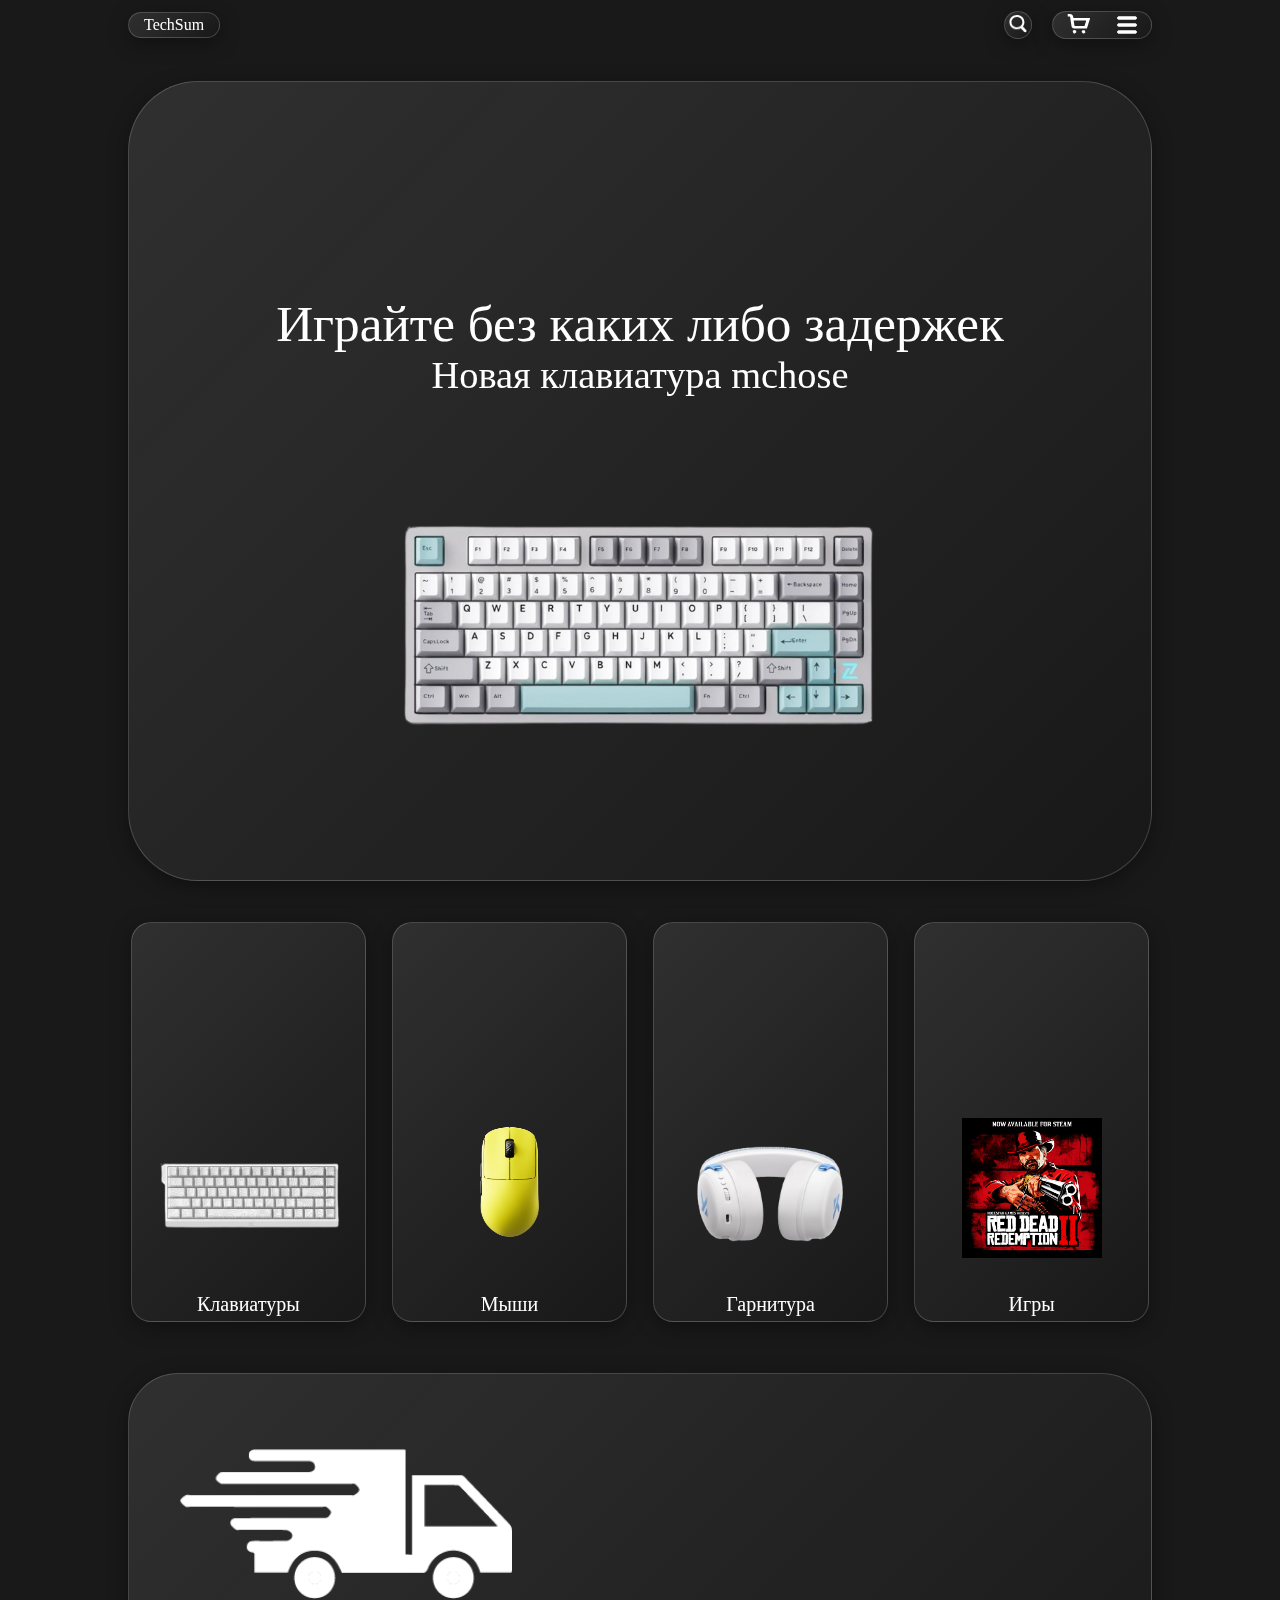
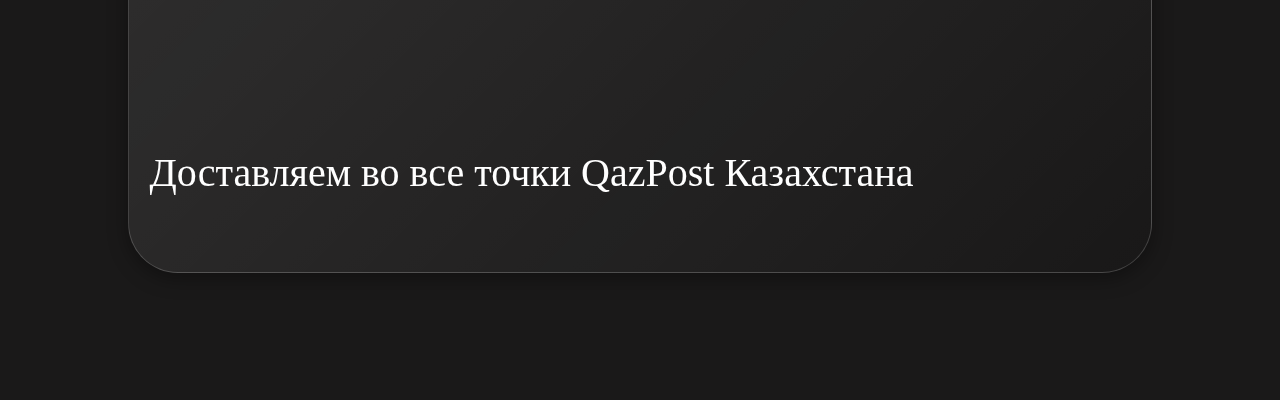
<file: index.html>
<!DOCTYPE html>
<html lang="en">
<head>
  <meta charset="UTF-8">
  <meta name="viewport" content="width=device-width, initial-scale=1.0">
  <link rel="icon" href="imgs/image-removebg-preview.png">
  <link rel="stylesheet" href="style.css">
  <title>Главная страница</title>
</head>
<body>
  <div class="holder">
    <header>
      <a href="index.html" id="techform">TechSum</a>
      <div class="headerholder">
        <div class="sea">
          <a href="search.html">
            <img src="imgs/search.png" alt="Поиск" id="search">
          </a>
        </div>
        <div class="double">
          <a href="cart.html">
            <img src="imgs/cart.png" alt="Корзина" id="cart">
          </a>
          <img src="imgs/burger.png" alt="Меню" id="burger">
        </div>
      </div>
    </header>
    <a href="banner-keyboard.html" class="banner">
      <p id="style">Играйте без каких либо задержек</p>
      <p id="mchose">Новая клавиатура mchose</p>
      <img src="imgs/ban-keyb.png" alt="Баннер клавиатуры" id="keyb">
    </a>
    <div class="boxholder">
      <a href="keyboards.html" class="box1">
        <img src="imgs/keyb-box-removebg-preview.png" alt="Клавиатуры" id="perc">
        <p id="keyboards">Клавиатуры</p>
      </a>
      <a href="mices.html" class="box2">
        <img src="imgs/skyrox.webp" alt="Мыши" id="skyrox">
        <p id="mices">Мыши</p>
      </a>
      <a href="headphones.html" class="box3">
        <img src="imgs/erasebg-transformed.webp" alt="Гарнитура" id="headp">
        <p id="headphones">Гарнитура</p>
      </a>
      <a href="games.html" class="box4">
        <img src="imgs/rdr2.jpg" alt="Игры" id="rdr2">
        <p id="games">Игры</p>
      </a>
    </div>
    <div class="sumwithdel">
      <img src="imgs/deliv.png" alt="Доставка" id="deliv">
      <p id="del">Доставляем во все точки QazPost Казахстана</p>
    </div>
    <img src="imgs/mrcat.png" alt="Cat" id="cat">
  </div>
  <script src="script.js"></script>
</body>
</html>
</file>
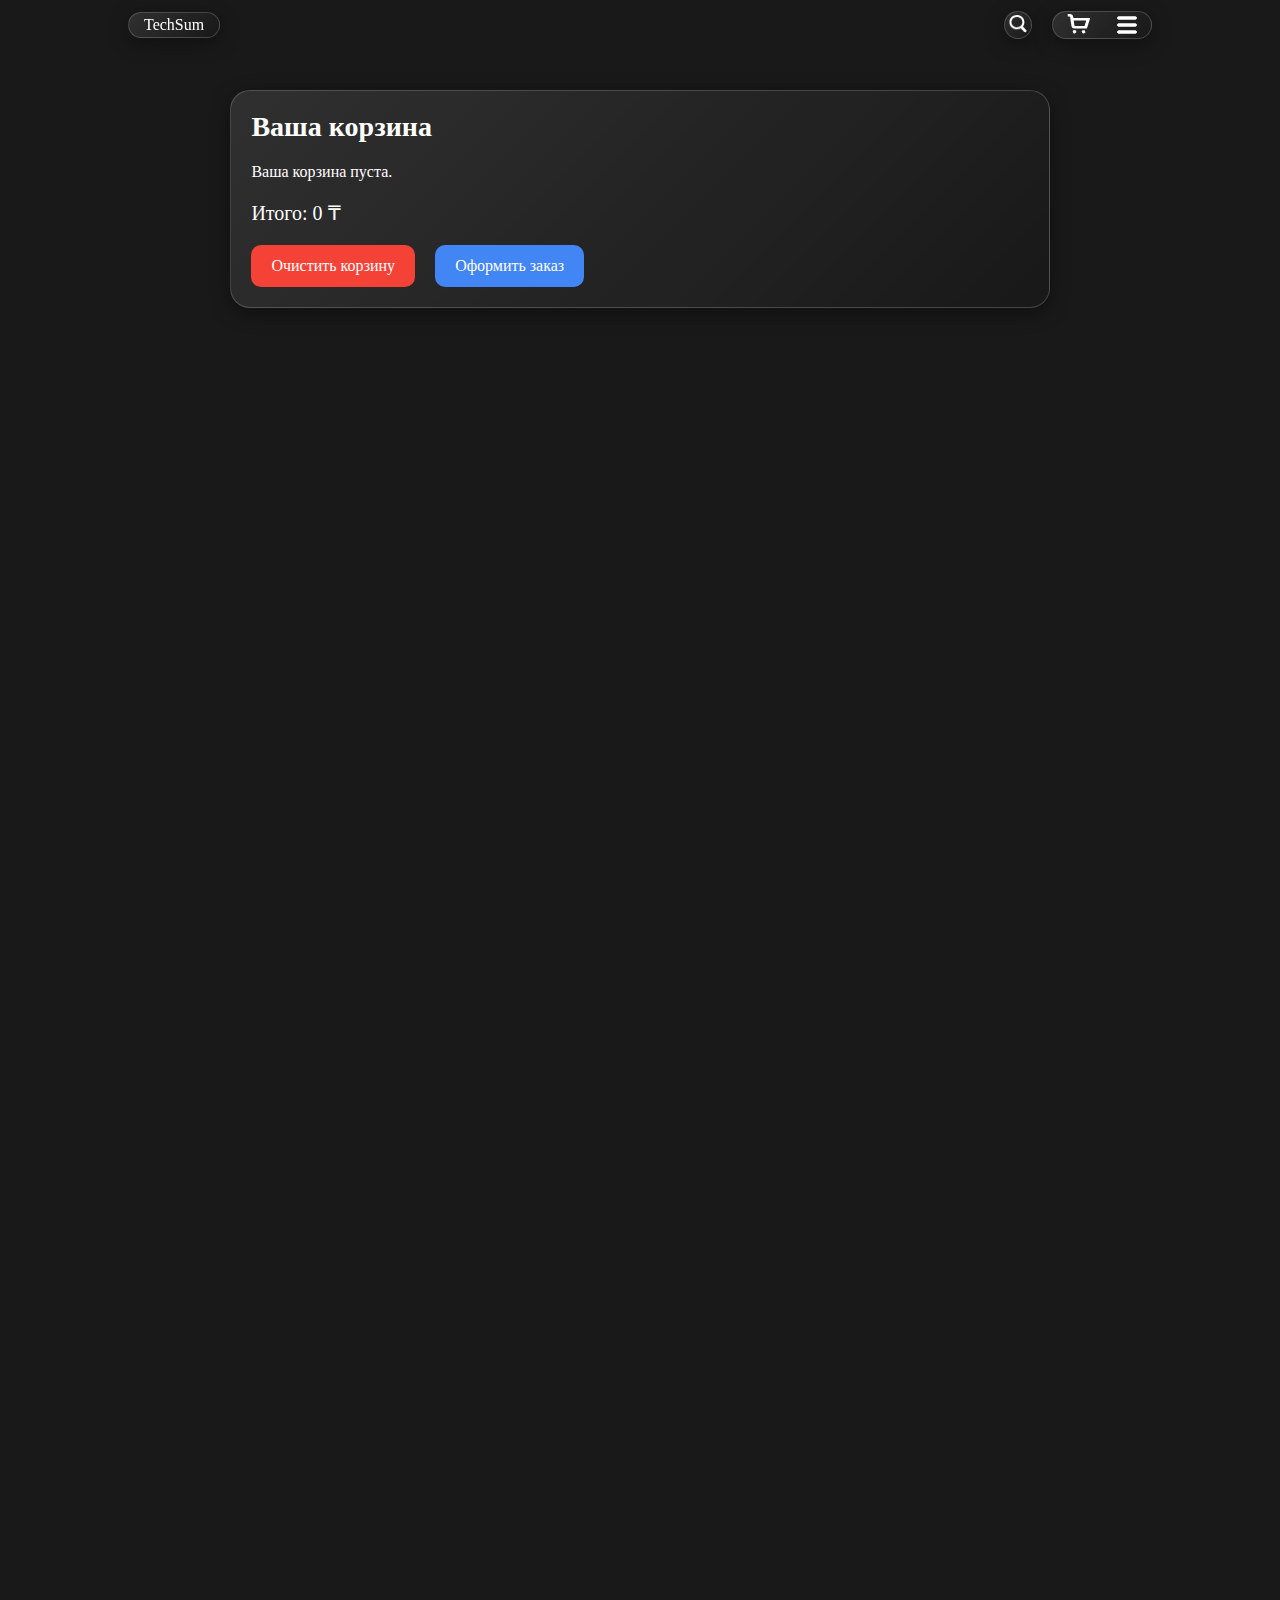
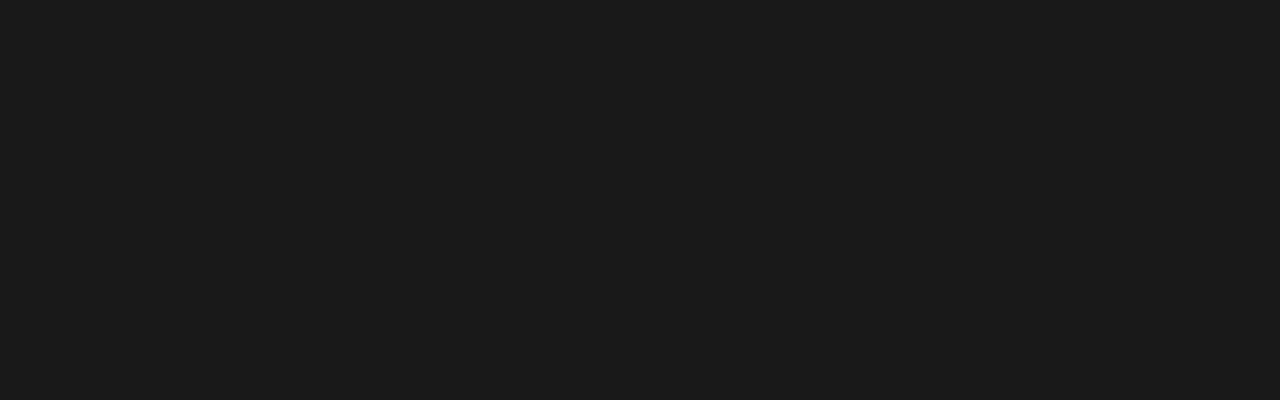
<file: cart.html>
<!DOCTYPE html>
<html lang="en">
<head>
  <meta charset="UTF-8">
  <meta http-equiv="X-UA-Compatible" content="IE=edge">
  <meta name="viewport" content="width=device-width, initial-scale=1.0">
  <link rel="icon" href="imgs/image-removebg-preview.png">
  <link rel="stylesheet" href="style.css">
  <link rel="stylesheet" href="cart/cart.css">
  <title>Корзина - TechSum</title>
</head>
<body>
  <div class="holder">
    <header>
      <a href="index.html" id="techform">TechSum</a>
      <div class="headerholder">
        <div class="sea">
          <a href="search.html">
            <img src="imgs/search.png" alt="Поиск" id="search">
          </a>
        </div>
        <div class="double">
          <a href="cart.html">
            <img src="imgs/cart.png" alt="Корзина" id="cart">
          </a>
          <img src="imgs/burger.png" alt="Меню" id="burger">
        </div>
      </div>
    </header>
    <div class="cart-container">
      <h1>Ваша корзина</h1>
      <div id="cart-items">
      </div>
      <div class="cart-summary">
        <span id="total-price">Итого: 0 ₸</span>
      </div>
      <div class="cart-actions">
        <button id="clear-cart" class="clear-cart">Очистить корзину</button>
        <button id="checkout" class="checkout">Оформить заказ</button>
      </div>
    </div>
  </div>
  <script src="script.js"></script>
  <script src="cart/cart.js"></script>
</body>
</html>
</file>
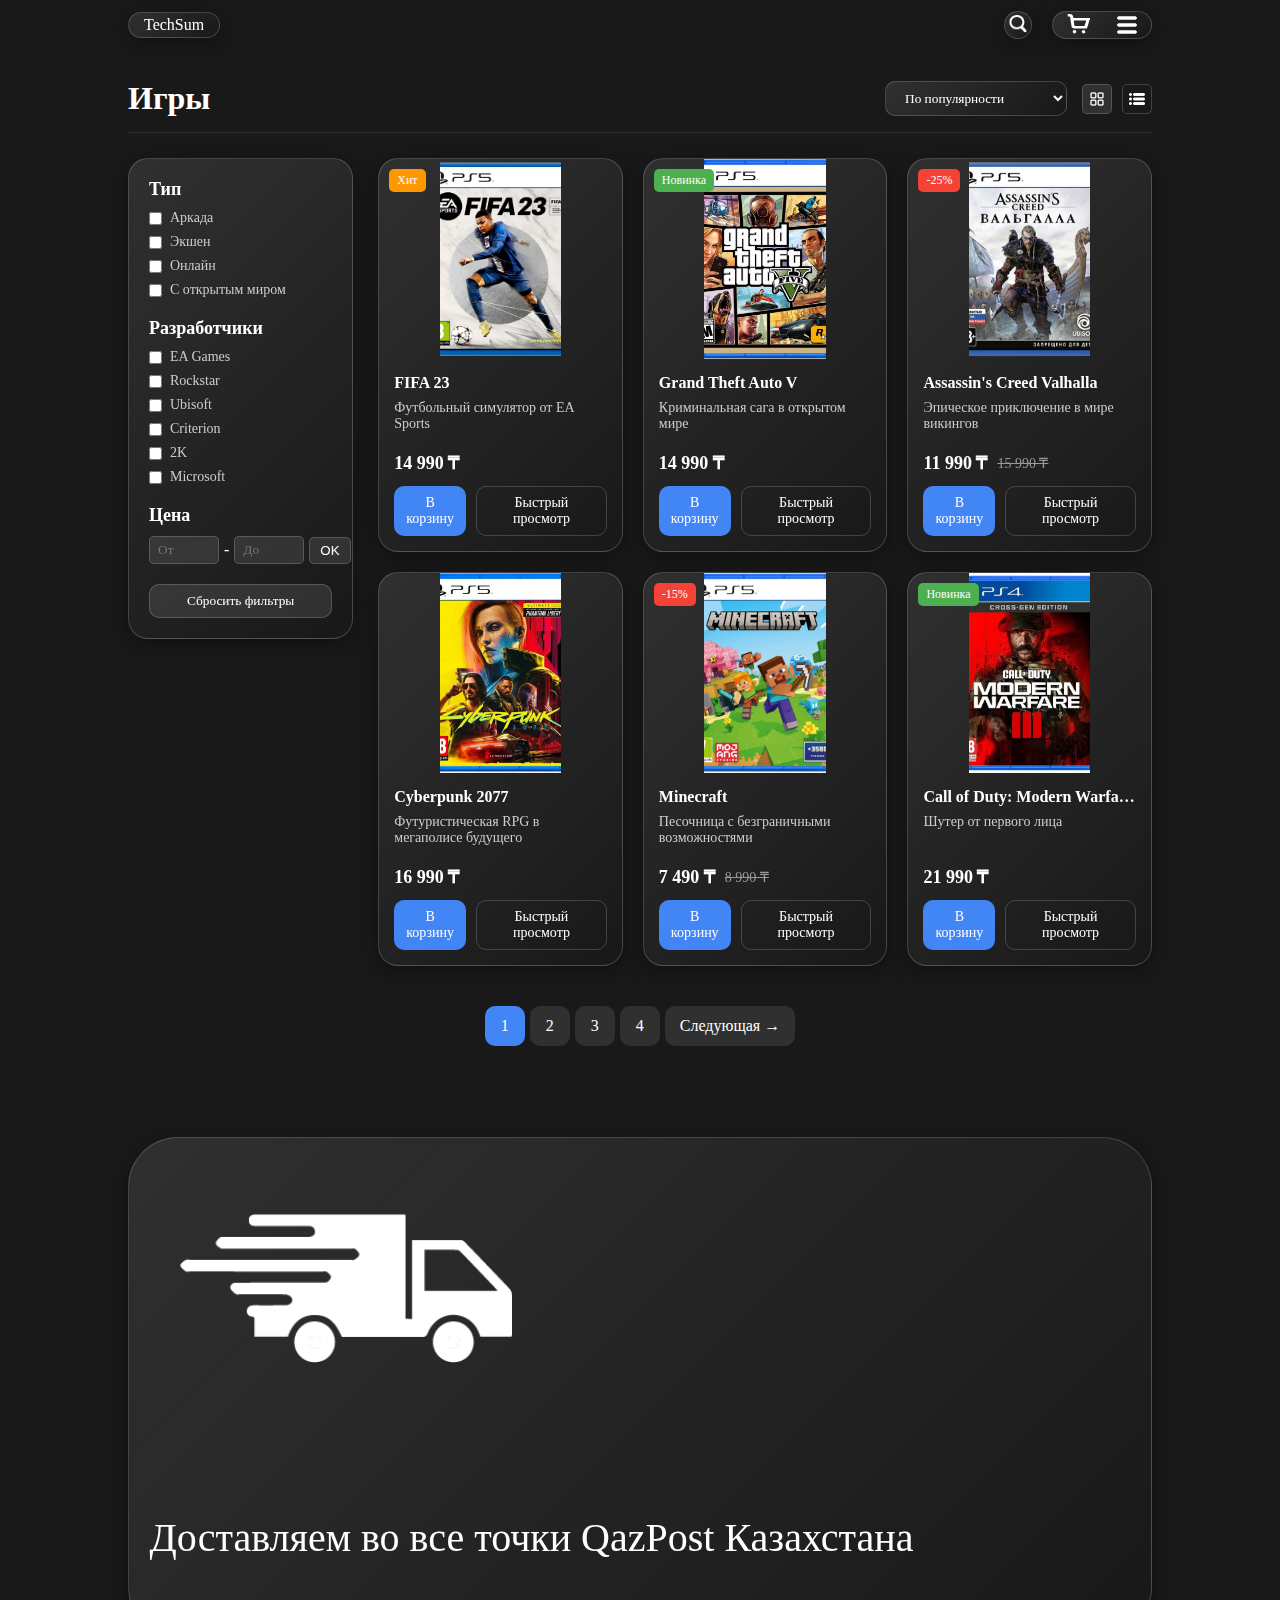
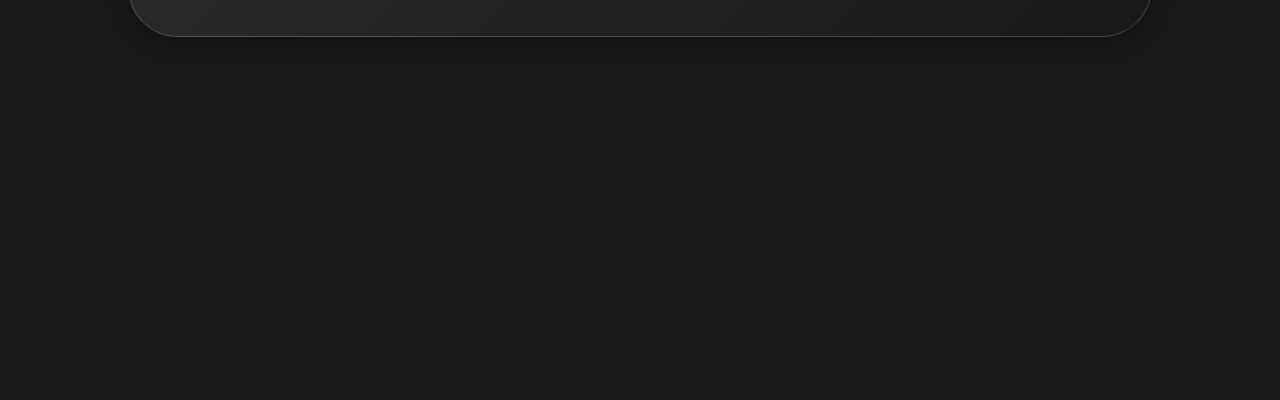
<file: games.html>
<!DOCTYPE html>
<html lang="en">
<head>
  <meta charset="UTF-8">
  <meta http-equiv="X-UA-Compatible" content="IE=edge">
  <meta name="viewport" content="width=device-width, initial-scale=1.0">
  <link rel="icon" href="imgs/image-removebg-preview.png">
  <link rel="stylesheet" href="style.css">
  <link rel="stylesheet" href="games/games.css">
  <title>Игры - TechSum</title>
</head>
<body>
  <div class="holder">
    <header>
      <a href="index.html" id="techform">TechSum</a>
      <div class="headerholder">
        <div class="sea">
          <a href="search.html">
            <img src="imgs/search.png" alt="Поиск" id="search">
          </a>
        </div>
        <div class="double">
          <a href="cart.html">
            <img src="imgs/cart.png" alt="Корзина" id="cart">
          </a>
          <img src="imgs/burger.png" alt="Меню" id="burger">
        </div>
      </div>
    </header>

    <div class="category-header">
      <h1>Игры</h1>
      <div class="filter-controls">
        <select id="sort-by">
          <option value="popular">По популярности</option>
          <option value="price-low">Цена (низкая-высокая)</option>
          <option value="price-high">Цена (высокая-низкая)</option>
          <option value="newest">Новинки</option>
        </select>
        <div class="view-options">
          <button class="view-btn active" data-view="grid">
            <img src="imgs/grid-view.png" alt="Grid View">
          </button>
          <button class="view-btn" data-view="list">
            <img src="imgs/list-view.png" alt="List View">
          </button>
        </div>
      </div>
    </div>

    <div class="products-layout">
      <div class="filters-sidebar">
        <button class="filter-toggle" id="filter-toggle">Фильтры</button>
        <div class="filters-content">
          <div class="filter-group">
            <h3>Тип</h3>
            <label><input type="checkbox" name="type" value="arcade"> Аркада</label>
            <label><input type="checkbox" name="type" value="action"> Экшен</label>
            <label><input type="checkbox" name="type" value="online"> Онлайн</label>
            <label><input type="checkbox" name="type" value="open-world"> С открытым миром</label>
          </div>
          
          <div class="filter-group">
            <h3>Разработчики</h3>
            <label><input type="checkbox" name="brand" value="ea"> EA Games</label>
            <label><input type="checkbox" name="brand" value="rockstar"> Rockstar</label>
            <label><input type="checkbox" name="brand" value="ubisoft"> Ubisoft</label>
            <label><input type="checkbox" name="brand" value="criterion"> Criterion</label>
            <label><input type="checkbox" name="brand" value="2k"> 2K</label>
            <label><input type="checkbox" name="brand" value="microsoft"> Microsoft</label>
          </div>
          
          <div class="filter-group">
            <h3>Цена</h3>
            <div class="price-range">
              <input type="number" id="price-min" placeholder="От">
              <span>-</span>
              <input type="number" id="price-max" placeholder="До">
              <button id="price-apply">OK</button>
            </div>
          </div>        
          <button id="reset-filters">Сбросить фильтры</button>
        </div>
      </div>

      <div class="products-grid">
        <div class="product-card">
          <div class="product-image">
            <img src="games/fifa.png" alt="FIFA 23">
            <div class="product-tags">
              <span class="tag bestseller">Хит</span>
            </div>
          </div>
          <div class="product-info">
            <h3>FIFA 23</h3>
            <p class="product-desc">Футбольный симулятор от EA Sports</p>
            <div class="product-price">
              <span class="current-price">14 990 ₸</span>
            </div>
            <div class="product-actions">
              <button class="add-to-cart" onclick='addToCart({id:301, name:"FIFA 23", price:14990, quantity:1})'>В корзину</button>
              <button class="quick-view">Быстрый просмотр</button>
            </div>
          </div>
        </div>


        <div class="product-card">
          <div class="product-image">
            <img src="games/gta.webp" alt="GTA V">
            <div class="product-tags">
              <span class="tag new">Новинка</span>
            </div>
          </div>
          <div class="product-info">
            <h3>Grand Theft Auto V</h3>
            <p class="product-desc">Криминальная сага в открытом мире</p>
            <div class="product-price">
              <span class="current-price">14 990 ₸</span>
            </div>
            <div class="product-actions">
              <button class="add-to-cart" onclick='addToCart({id:302, name:"Grand Theft Auto V", price:14990, quantity:1})'>В корзину</button>
              <button class="quick-view">Быстрый просмотр</button>
            </div>
          </div>
        </div>


        <div class="product-card">
          <div class="product-image">
            <img src="games/ac.png" alt="Assassin's Creed Valhalla">
            <div class="product-tags">
              <span class="tag sale">-25%</span>
            </div>
          </div>
          <div class="product-info">
            <h3>Assassin's Creed Valhalla</h3>
            <p class="product-desc">Эпическое приключение в мире викингов</p>
            <div class="product-price">
              <span class="current-price">11 990 ₸</span>
              <span class="old-price">15 990 ₸</span>
            </div>
            <div class="product-actions">
              <button class="add-to-cart" onclick="addToCart({id:303, name: 'Assassin\'s Creed Valhalla', price: 11990, quantity: 1})">В корзину</button>
              <button class="quick-view">Быстрый просмотр</button>
            </div>
          </div>
        </div>


        <div class="product-card">
          <div class="product-image">
            <img src="games/cp.webp" alt="Cyberpunk 2077">
          </div>
          <div class="product-info">
            <h3>Cyberpunk 2077</h3>
            <p class="product-desc">Футуристическая RPG в мегаполисе будущего</p>
            <div class="product-price">
              <span class="current-price">16 990 ₸</span>
            </div>
            <div class="product-actions">
              <button class="add-to-cart" onclick='addToCart({id:304, name:"Cyberpunk 2077", price:16990, quantity:1})'>В корзину</button>
              <button class="quick-view">Быстрый просмотр</button>
            </div>
          </div>
        </div>


        <div class="product-card">
          <div class="product-image">
            <img src="games/mc.webp" alt="Minecraft">
            <div class="product-tags">
              <span class="tag sale">-15%</span>
            </div>
          </div>
          <div class="product-info">
            <h3>Minecraft</h3>
            <p class="product-desc">Песочница с безграничными возможностями</p>
            <div class="product-price">
              <span class="current-price">7 490 ₸</span>
              <span class="old-price">8 990 ₸</span>
            </div>
            <div class="product-actions">
              <button class="add-to-cart" onclick='addToCart({id:305, name:"Minecraft", price:7490, quantity:1})'>В корзину</button>
              <button class="quick-view">Быстрый просмотр</button>
            </div>
          </div>
        </div>


        <div class="product-card">
          <div class="product-image">
            <img src="games/cod.jpg" alt="Call of Duty: Modern Warfare III">
            <div class="product-tags">
              <span class="tag new">Новинка</span>
            </div>
          </div>
          <div class="product-info">
            <h3>Call of Duty: Modern Warfare III</h3>
            <p class="product-desc">Шутер от первого лица</p>
            <div class="product-price">
              <span class="current-price">21 990 ₸</span>
            </div>
            <div class="product-actions">
              <button class="add-to-cart" onclick='addToCart({id:306, name:"Call of Duty: Modern Warfare III", price:21990, quantity:1})'>В корзину</button>
              <button class="quick-view">Быстрый просмотр</button>
            </div>
          </div>
        </div>
      </div>
    </div>

    <div class="pagination">
      <a href="#" class="active">1</a>
      <a href="#">2</a>
      <a href="#">3</a>
      <a href="#">4</a>
      <a href="#" class="next">Следующая →</a>
    </div>
    <div class="sumwithdel">
      <img src="imgs/deliv.png" alt="Доставка" id="deliv">
      <p id="del">Доставляем во все точки QazPost Казахстана</p>
    </div>
  </div>

  <!-- Скрипты подключаются в конце страницы -->
  <script src="script.js"></script>
  <script>
    // Обработка переключения фильтров на мобильных устройствах
    document.getElementById('filter-toggle').addEventListener('click', function() {
      document.querySelector('.filters-content').classList.toggle('active');
      this.classList.toggle('active');
    });
  </script>
</body>
</html>
</file>
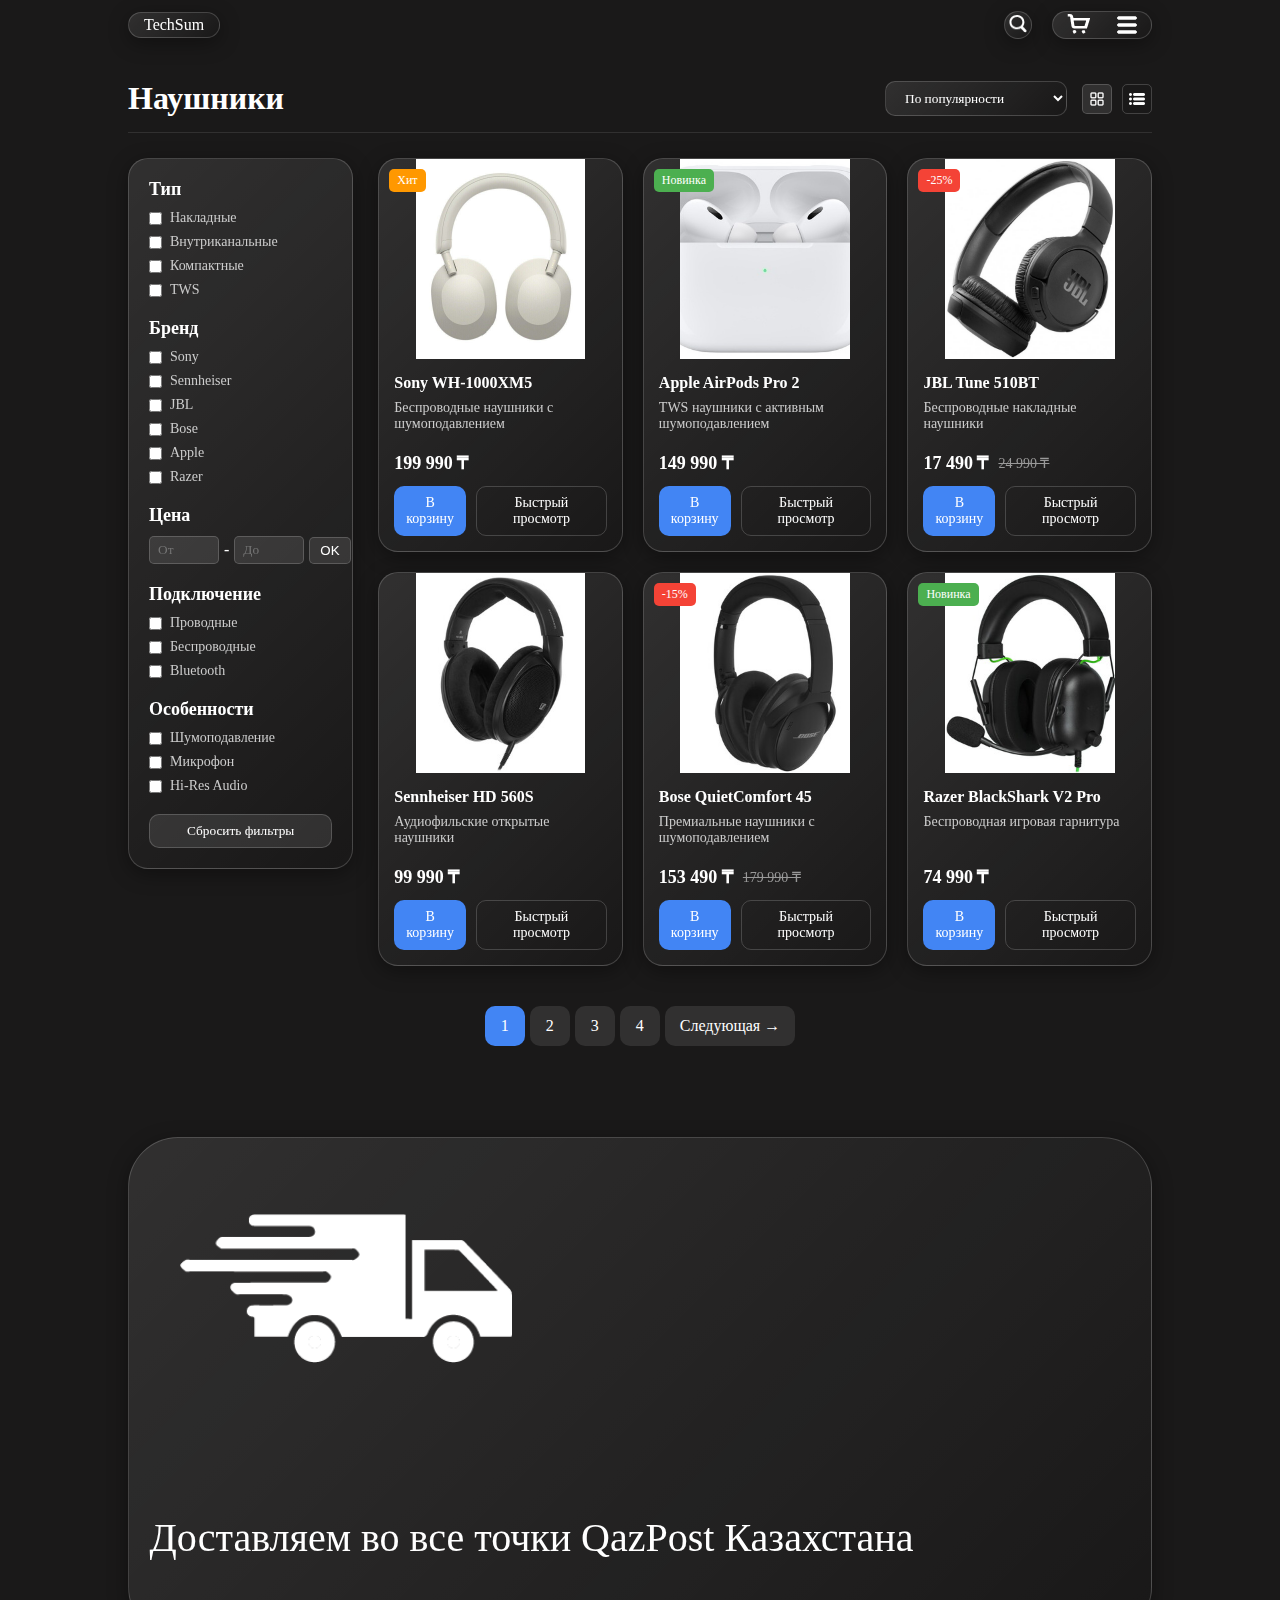
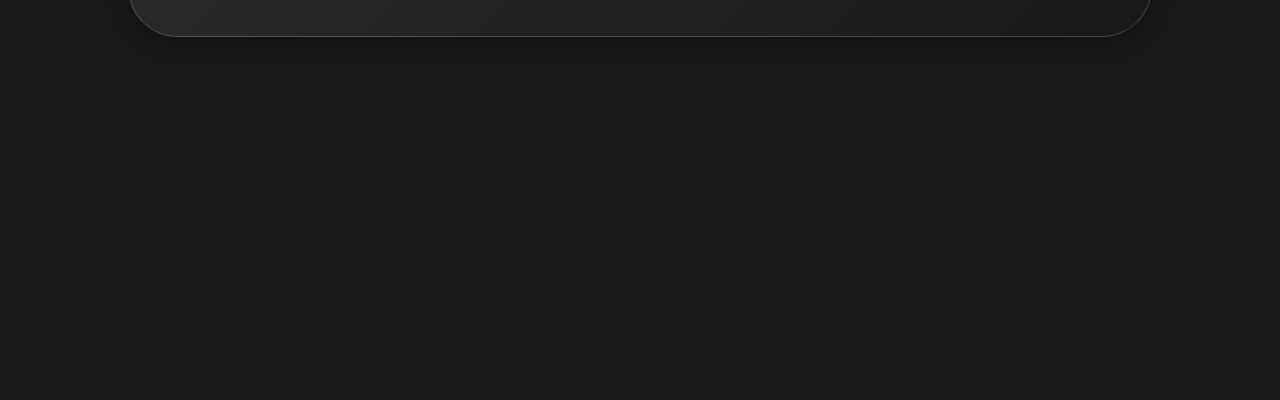
<file: headphones.html>
<!DOCTYPE html>
<html lang="en">
<head>
  <meta charset="UTF-8">
  <meta http-equiv="X-UA-Compatible" content="IE=edge">
  <meta name="viewport" content="width=device-width, initial-scale=1.0">
  <link rel="icon" href="imgs/image-removebg-preview.png">
  <link rel="stylesheet" href="style.css">
  <link rel="stylesheet" href="headphones/headphones.css">
  <title>Наушники - TechSum</title>
</head>
<body>
  <div class="holder">
    <header>
      <a href="index.html" id="techform">TechSum</a>
      <div class="headerholder">
        <div class="sea">
          <a href="search.html">
            <img src="imgs/search.png" alt="Поиск" id="search">
          </a>
        </div>
        <div class="double">
          <a href="cart.html">
            <img src="imgs/cart.png" alt="Корзина" id="cart">
          </a>
          <img src="imgs/burger.png" alt="Меню" id="burger">
        </div>
      </div>
    </header>

    <div class="category-header">
      <h1>Наушники</h1>
      <div class="filter-controls">
        <select id="sort-by">
          <option value="popular">По популярности</option>
          <option value="price-low">Цена (низкая-высокая)</option>
          <option value="price-high">Цена (высокая-низкая)</option>
          <option value="newest">Новинки</option>
        </select>
        <div class="view-options">
          <button class="view-btn active" data-view="grid">
            <img src="imgs/grid-view.png" alt="Grid View">
          </button>
          <button class="view-btn" data-view="list">
            <img src="imgs/list-view.png" alt="List View">
          </button>
        </div>
      </div>
    </div>

    <div class="products-layout">
      <div class="filters-sidebar">
        <div class="filter-group">
          <h3>Тип</h3>
          <label><input type="checkbox" name="type" value="over-ear"> Накладные</label>
          <label><input type="checkbox" name="type" value="in-ear"> Внутриканальные</label>
          <label><input type="checkbox" name="type" value="on-ear"> Компактные</label>
          <label><input type="checkbox" name="type" value="tws"> TWS</label>
        </div>
        <div class="filter-group">
          <h3>Бренд</h3>
          <label><input type="checkbox" name="brand" value="sony"> Sony</label>
          <label><input type="checkbox" name="brand" value="sennheiser"> Sennheiser</label>
          <label><input type="checkbox" name="brand" value="jbl"> JBL</label>
          <label><input type="checkbox" name="brand" value="bose"> Bose</label>
          <label><input type="checkbox" name="brand" value="apple"> Apple</label>
          <label><input type="checkbox" name="brand" value="razer"> Razer</label>
        </div>
        <div class="filter-group">
          <h3>Цена</h3>
          <div class="price-range">
            <input type="number" id="price-min" placeholder="От">
            <span>-</span>
            <input type="number" id="price-max" placeholder="До">
            <button id="price-apply">OK</button>
          </div>
        </div>
        <div class="filter-group">
          <h3>Подключение</h3>
          <label><input type="checkbox" name="connection" value="wired"> Проводные</label>
          <label><input type="checkbox" name="connection" value="wireless"> Беспроводные</label>
          <label><input type="checkbox" name="connection" value="bluetooth"> Bluetooth</label>
        </div>
        <div class="filter-group">
          <h3>Особенности</h3>
          <label><input type="checkbox" name="features" value="anc"> Шумоподавление</label>
          <label><input type="checkbox" name="features" value="microphone"> Микрофон</label>
          <label><input type="checkbox" name="features" value="hi-res"> Hi-Res Audio</label>
        </div>
        <button id="reset-filters">Сбросить фильтры</button>
      </div>

      <div class="products-grid">
        <!-- Product 1 -->
        <div class="product-card">
          <div class="product-image">
            <img src="headphones/sony-wh.jpg" alt="Sony WH-1000XM5">
            <div class="product-tags">
              <span class="tag bestseller">Хит</span>
            </div>
          </div>
          <div class="product-info">
            <h3>Sony WH-1000XM5</h3>
            <p class="product-desc">Беспроводные наушники с шумоподавлением</p>
            <div class="product-price">
              <span class="current-price">199 990 ₸</span>
            </div>
            <div class="product-actions">
              <button class="add-to-cart" onclick='addToCart({id:201, name:"Sony WH-1000XM5", price:199990, quantity:1})'>В корзину</button>
              <button class="quick-view">Быстрый просмотр</button>
            </div>
          </div>
        </div>
        <!-- Product 2 -->
        <div class="product-card">
          <div class="product-image">
            <img src="headphones/airpods.jpg" alt="Apple AirPods Pro 2">
            <div class="product-tags">
              <span class="tag new">Новинка</span>
            </div>
          </div>
          <div class="product-info">
            <h3>Apple AirPods Pro 2</h3>
            <p class="product-desc">TWS наушники с активным шумоподавлением</p>
            <div class="product-price">
              <span class="current-price">149 990 ₸</span>
            </div>
            <div class="product-actions">
              <button class="add-to-cart" onclick='addToCart({id:202, name:"Apple AirPods Pro 2", price:149990, quantity:1})'>В корзину</button>
              <button class="quick-view">Быстрый просмотр</button>
            </div>
          </div>
        </div>
        <!-- Product 3 -->
        <div class="product-card">
          <div class="product-image">
            <img src="headphones/jbl-tune.jpg" alt="JBL Tune 510BT">
            <div class="product-tags">
              <span class="tag sale">-25%</span>
            </div>
          </div>
          <div class="product-info">
            <h3>JBL Tune 510BT</h3>
            <p class="product-desc">Беспроводные накладные наушники</p>
            <div class="product-price">
              <span class="current-price">17 490 ₸</span>
              <span class="old-price">24 990 ₸</span>
            </div>
            <div class="product-actions">
              <button class="add-to-cart" onclick='addToCart({id:203, name:"JBL Tune 510BT", price:17490, quantity:1})'>В корзину</button>
              <button class="quick-view">Быстрый просмотр</button>
            </div>
          </div>
        </div>
        <!-- Product 4 -->
        <div class="product-card">
          <div class="product-image">
            <img src="headphones/semheizer.jpg" alt="Sennheiser HD 560S">
          </div>
          <div class="product-info">
            <h3>Sennheiser HD 560S</h3>
            <p class="product-desc">Аудиофильские открытые наушники</p>
            <div class="product-price">
              <span class="current-price">99 990 ₸</span>
            </div>
            <div class="product-actions">
              <button class="add-to-cart" onclick='addToCart({id:204, name:"Sennheiser HD 560S", price:99990, quantity:1})'>В корзину</button>
              <button class="quick-view">Быстрый просмотр</button>
            </div>
          </div>
        </div>
        <!-- Product 5 -->
        <div class="product-card">
          <div class="product-image">
            <img src="headphones/bose.jpg" alt="Bose QuietComfort 45">
            <div class="product-tags">
              <span class="tag sale">-15%</span>
            </div>
          </div>
          <div class="product-info">
            <h3>Bose QuietComfort 45</h3>
            <p class="product-desc">Премиальные наушники с шумоподавлением</p>
            <div class="product-price">
              <span class="current-price">153 490 ₸</span>
              <span class="old-price">179 990 ₸</span>
            </div>
            <div class="product-actions">
              <button class="add-to-cart" onclick='addToCart({id:205, name:"Bose QuietComfort 45", price:153490, quantity:1})'>В корзину</button>
              <button class="quick-view">Быстрый просмотр</button>
            </div>
          </div>
        </div>
        <!-- Product 6 -->
        <div class="product-card">
          <div class="product-image">
            <img src="headphones/razer-blackshark.jpg" alt="Razer BlackShark V2 Pro">
            <div class="product-tags">
              <span class="tag new">Новинка</span>
            </div>
          </div>
          <div class="product-info">
            <h3>Razer BlackShark V2 Pro</h3>
            <p class="product-desc">Беспроводная игровая гарнитура</p>
            <div class="product-price">
              <span class="current-price">74 990 ₸</span>
            </div>
            <div class="product-actions">
              <button class="add-to-cart" onclick='addToCart({id:206, name:"Razer BlackShark V2 Pro", price:74990, quantity:1})'>В корзину</button>
              <button class="quick-view">Быстрый просмотр</button>
            </div>
          </div>
        </div>
      </div>
    </div>

    <div class="pagination">
      <a href="#" class="active">1</a>
      <a href="#">2</a>
      <a href="#">3</a>
      <a href="#">4</a>
      <a href="#" class="next">Следующая →</a>
    </div>

    <div class="sumwithdel">
      <img src="imgs/deliv.png" alt="Доставка" id="deliv">
      <p id="del">Доставляем во все точки QazPost Казахстана</p>
    </div>
  </div>
  <script src="script.js"></script>
</body>
</html>
</file>
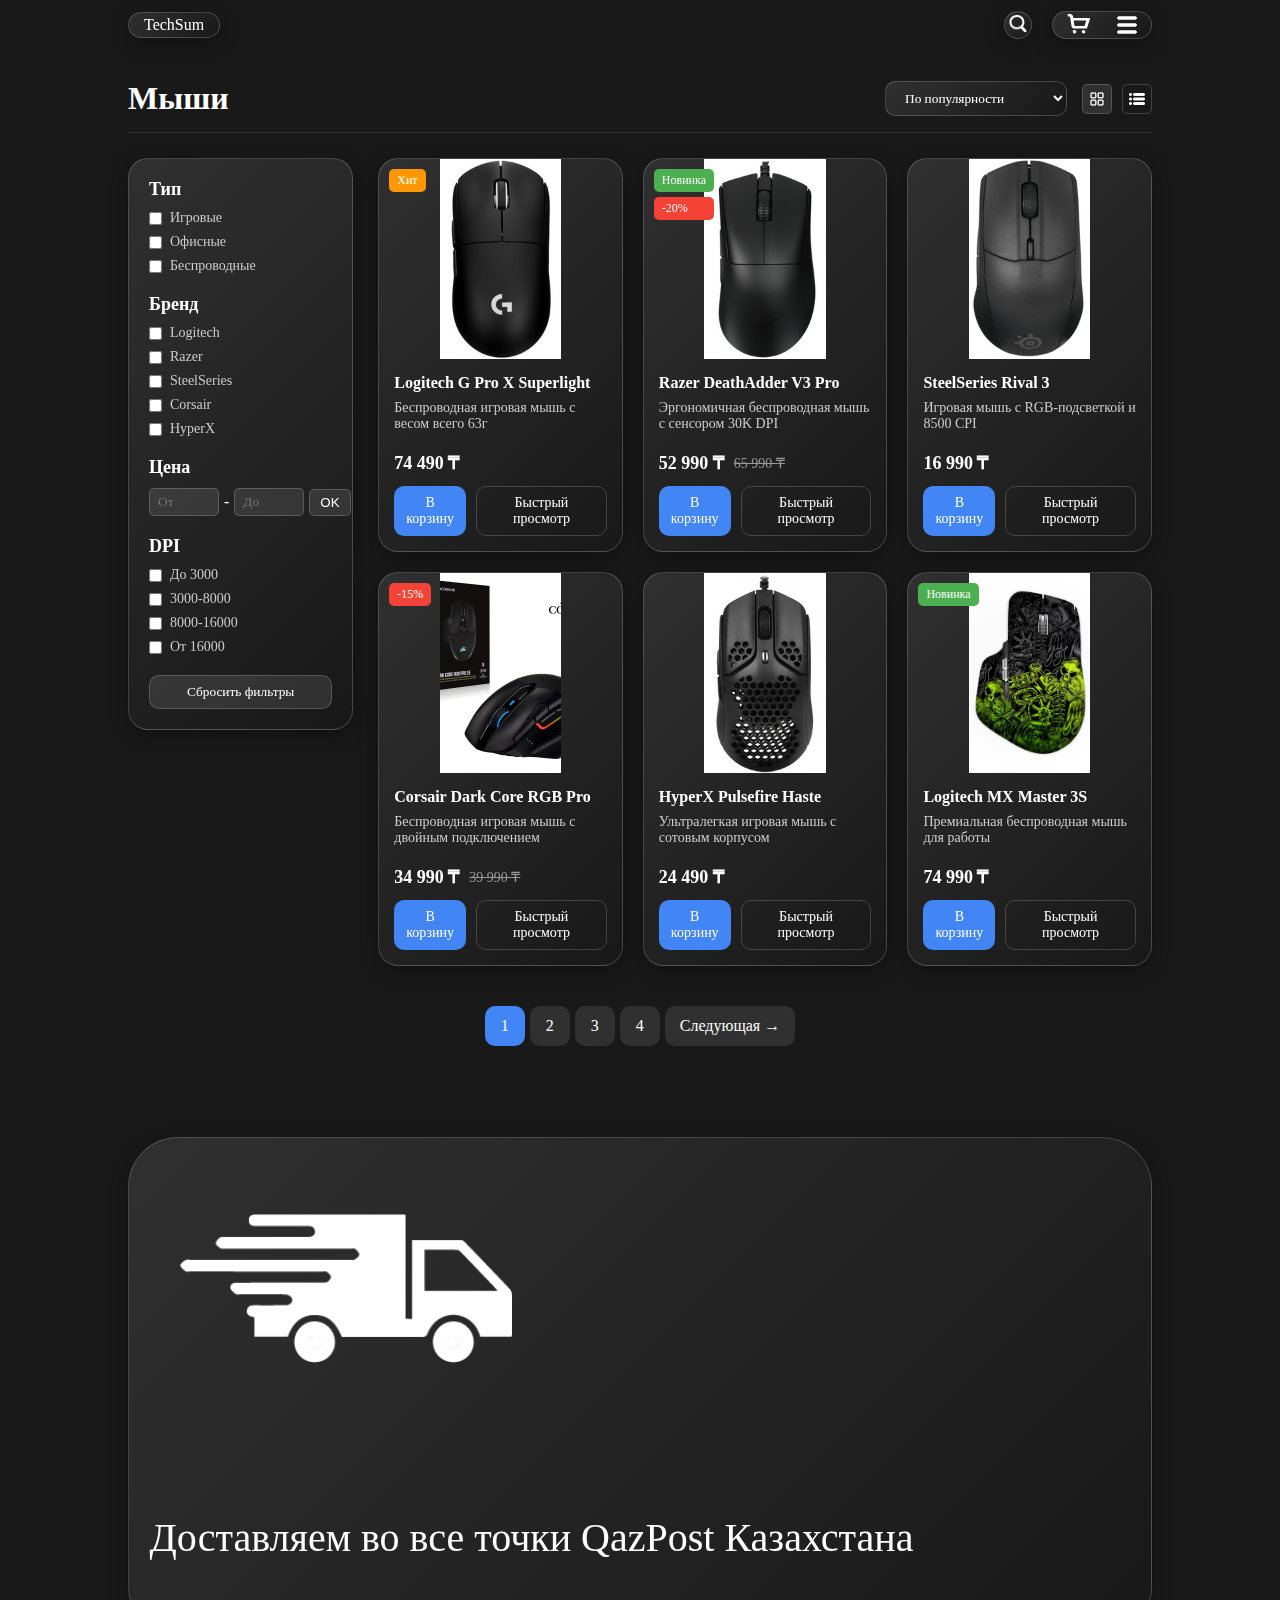
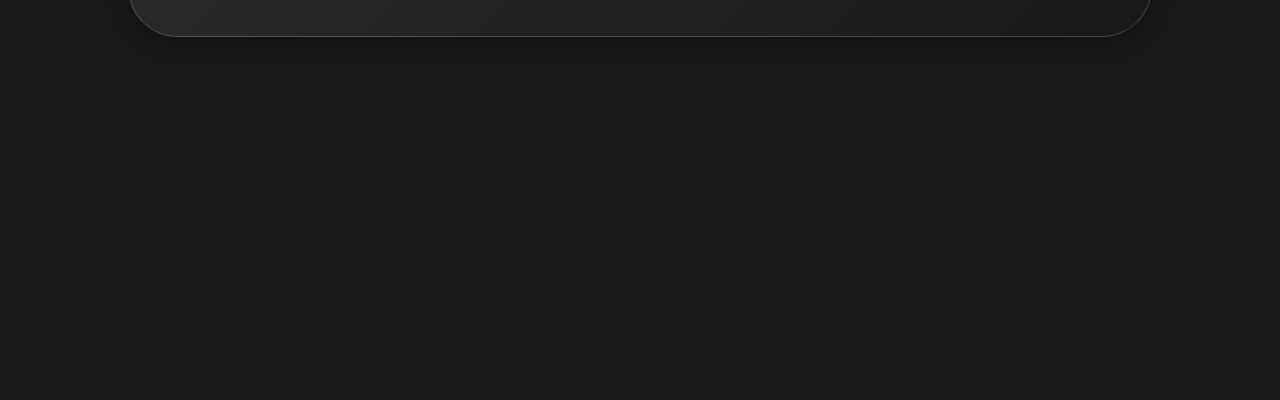
<file: mices.html>
<!DOCTYPE html>
<html lang="en">
<head>
  <meta charset="UTF-8">
  <meta http-equiv="X-UA-Compatible" content="IE=edge">
  <meta name="viewport" content="width=device-width, initial-scale=1.0">
  <link rel="icon" href="imgs/image-removebg-preview.png">
  <link rel="stylesheet" href="style.css">
  <link rel="stylesheet" href="mices/mice.css">
  <title>Мыши - TechSum</title>
</head>
<body>
  <div class="holder">
    <header>
      <a href="index.html" id="techform">TechSum</a>
      <div class="headerholder">
        <div class="sea">
          <a href="search.html">
            <img src="imgs/search.png" alt="Поиск" id="search">
          </a>
        </div>
        <div class="double">
          <a href="cart.html">
            <img src="imgs/cart.png" alt="Корзина" id="cart">
          </a>
          <img src="imgs/burger.png" alt="Меню" id="burger">
        </div>
      </div>
    </header>

    <div class="category-header">
      <h1>Мыши</h1>
      <div class="filter-controls">
        <select id="sort-by">
          <option value="popular">По популярности</option>
          <option value="price-low">Цена (низкая-высокая)</option>
          <option value="price-high">Цена (высокая-низкая)</option>
          <option value="newest">Новинки</option>
        </select>
        <div class="view-options">
          <button class="view-btn active" data-view="grid">
            <img src="imgs/grid-view.png" alt="Grid View">
          </button>
          <button class="view-btn" data-view="list">
            <img src="imgs/list-view.png" alt="List View">
          </button>
        </div>
      </div>
    </div>

    <div class="products-layout">
      <div class="filters-sidebar">
        <div class="filter-group">
          <h3>Тип</h3>
          <label><input type="checkbox" name="type" value="gaming"> Игровые</label>
          <label><input type="checkbox" name="type" value="office"> Офисные</label>
          <label><input type="checkbox" name="type" value="wireless"> Беспроводные</label>
        </div>
        <div class="filter-group">
          <h3>Бренд</h3>
          <label><input type="checkbox" name="brand" value="logitech"> Logitech</label>
          <label><input type="checkbox" name="brand" value="razer"> Razer</label>
          <label><input type="checkbox" name="brand" value="steelseries"> SteelSeries</label>
          <label><input type="checkbox" name="brand" value="corsair"> Corsair</label>
          <label><input type="checkbox" name="brand" value="hyperx"> HyperX</label>
        </div>
        <div class="filter-group">
          <h3>Цена</h3>
          <div class="price-range">
            <input type="number" id="price-min" placeholder="От">
            <span>-</span>
            <input type="number" id="price-max" placeholder="До">
            <button id="price-apply">OK</button>
          </div>
        </div>
        <div class="filter-group">
          <h3>DPI</h3>
          <label><input type="checkbox" name="dpi" value="low"> До 3000</label>
          <label><input type="checkbox" name="dpi" value="mid"> 3000-8000</label>
          <label><input type="checkbox" name="dpi" value="high"> 8000-16000</label>
          <label><input type="checkbox" name="dpi" value="ultra"> От 16000</label>
        </div>
        <button id="reset-filters">Сбросить фильтры</button>
      </div>

      <div class="products-grid">
        <!-- Product 1 -->
        <div class="product-card">
          <div class="product-image">
            <img src="mices/logitech-superlight.png" alt="Logitech G Pro X Superlight">
            <div class="product-tags">
              <span class="tag bestseller">Хит</span>
            </div>
          </div>
          <div class="product-info">
            <h3>Logitech G Pro X Superlight</h3>
            <p class="product-desc">Беспроводная игровая мышь с весом всего 63г</p>
            <div class="product-price">
              <span class="current-price">74 490 ₸</span>
            </div>
            <div class="product-actions">
              <button class="add-to-cart" onclick='addToCart({id:101, name:"Logitech G Pro X Superlight", price:74490, quantity:1})'>В корзину</button>
              <button class="quick-view">Быстрый просмотр</button>
            </div>
          </div>
        </div>
        <!-- Product 2 -->
        <div class="product-card">
          <div class="product-image">
            <img src="mices/razer-deathadder.jpg" alt="Razer DeathAdder V3 Pro">
            <div class="product-tags">
              <span class="tag new">Новинка</span>
              <span class="tag sale">-20%</span>
            </div>
          </div>
          <div class="product-info">
            <h3>Razer DeathAdder V3 Pro</h3>
            <p class="product-desc">Эргономичная беспроводная мышь с сенсором 30K DPI</p>
            <div class="product-price">
              <span class="current-price">52 990 ₸</span>
              <span class="old-price">65 990 ₸</span>
            </div>
            <div class="product-actions">
              <button class="add-to-cart" onclick='addToCart({id:102, name:"Razer DeathAdder V3 Pro", price:52990, quantity:1})'>В корзину</button>
              <button class="quick-view">Быстрый просмотр</button>
            </div>
          </div>
        </div>
        <!-- Product 3 -->
        <div class="product-card">
          <div class="product-image">
            <img src="mices/steelseries-rival.jpg" alt="SteelSeries Rival 3">
          </div>
          <div class="product-info">
            <h3>SteelSeries Rival 3</h3>
            <p class="product-desc">Игровая мышь с RGB-подсветкой и 8500 CPI</p>
            <div class="product-price">
              <span class="current-price">16 990 ₸</span>
            </div>
            <div class="product-actions">
              <button class="add-to-cart" onclick='addToCart({id:103, name:"SteelSeries Rival 3", price:16990, quantity:1})'>В корзину</button>
              <button class="quick-view">Быстрый просмотр</button>
            </div>
          </div>
        </div>
        <!-- Product 4 -->
        <div class="product-card">
          <div class="product-image">
            <img src="mices/corsair.avif" alt="Corsair Dark Core RGB Pro">
            <div class="product-tags">
              <span class="tag sale">-15%</span>
            </div>
          </div>
          <div class="product-info">
            <h3>Corsair Dark Core RGB Pro</h3>
            <p class="product-desc">Беспроводная игровая мышь с двойным подключением</p>
            <div class="product-price">
              <span class="current-price">34 990 ₸</span>
              <span class="old-price">39 990 ₸</span>
            </div>
            <div class="product-actions">
              <button class="add-to-cart" onclick='addToCart({id:104, name:"Corsair Dark Core RGB Pro", price:34990, quantity:1})'>В корзину</button>
              <button class="quick-view">Быстрый просмотр</button>
            </div>
          </div>
        </div>
        <!-- Product 5 -->
        <div class="product-card">
          <div class="product-image">
            <img src="mices/hyperx-pulsfire.jpg" alt="HyperX Pulsefire Haste">
          </div>
          <div class="product-info">
            <h3>HyperX Pulsefire Haste</h3>
            <p class="product-desc">Ультралегкая игровая мышь с сотовым корпусом</p>
            <div class="product-price">
              <span class="current-price">24 490 ₸</span>
            </div>
            <div class="product-actions">
              <button class="add-to-cart" onclick='addToCart({id:105, name:"HyperX Pulsefire Haste", price:24490, quantity:1})'>В корзину</button>
              <button class="quick-view">Быстрый просмотр</button>
            </div>
          </div>
        </div>
        <!-- Product 6 -->
        <div class="product-card">
          <div class="product-image">
            <img src="mices/logitech-mx.jpg" alt="Logitech MX Master 3S">
            <div class="product-tags">
              <span class="tag new">Новинка</span>
            </div>
          </div>
          <div class="product-info">
            <h3>Logitech MX Master 3S</h3>
            <p class="product-desc">Премиальная беспроводная мышь для работы</p>
            <div class="product-price">
              <span class="current-price">74 990 ₸</span>
            </div>
            <div class="product-actions">
              <button class="add-to-cart" onclick='addToCart({id:106, name:"Logitech MX Master 3S", price:74990, quantity:1})'>В корзину</button>
              <button class="quick-view">Быстрый просмотр</button>
            </div>
          </div>
        </div>
      </div>
    </div>

    <div class="pagination">
      <a href="#" class="active">1</a>
      <a href="#">2</a>
      <a href="#">3</a>
      <a href="#">4</a>
      <a href="#" class="next">Следующая →</a>
    </div>

    <div class="sumwithdel">
      <img src="imgs/deliv.png" alt="Доставка" id="deliv">
      <p id="del">Доставляем во все точки QazPost Казахстана</p>
    </div>
  </div>
  <script src="script.js"></script>
</body>
</html>
</file>
<file: style.css>
*{margin: 0;padding: 0;box-sizing: border-box;}
a{text-decoration: none;transition: 0.4s;&:hover{opacity: 0.7;}}
body{
    width: 100%;height: 100%;
    display: flex;justify-content: center;
    background-color: #1A1919;min-height: 100vh;
}
.holder{
    width: 80%;
    height: 2000px;display:flex;flex-flow: column wrap;
}
header{
    display: flex;flex-flow: row wrap;
    width: 100%;
    height: 50px;align-items: center;
}
#techform{font-family: 'Bahnschrift';font-size: 12pt;color: white;padding:3px 15px 3px 15px;border-radius: 20px;}
.headerholder{margin-left: auto;display: flex;flex-direction: row;gap: 20px;align-items: center;}
#search{width: 18px;height: 18px;margin-top: 2px;}
.double{
    width: 100px;height: 28px;
    border-radius: 20px;flex-direction: row;
    display: flex;align-items: center;
    justify-content: space-around;
}
#burger{cursor: pointer;transition: 0.4s;&:hover{opacity: 0.7;}}
#cart{margin-top: 2.5px;}
.sea{width: 28px;height: 28px;display: flex;flex-direction: row;align-items: center;justify-content: center;border-radius: 20px;}
.banner{
    width: 100%;height: 40%;border-radius: 70px;margin-top: 3%;
    display: flex;flex-flow: column wrap;align-items: center;justify-content: center;
}
.boxholder{
    width: 100%;height: 20%;display: flex;
    flex-flow: row wrap;align-items: center;justify-content: space-around;
    margin-top: 4%;gap: 2%;
}
.box1,.box2,.box3,.box4{
    width: 23%;height: 100%;display: flex;
    flex-flow: column wrap;border-radius: 70px;
    align-items: center;justify-content: end;
}
#keyboards,#mices,#headphones,#games{
    color: white;font-family: 'Bahnschrift';
    font-size: 20px;margin-bottom: 2%;
}
#keyb{max-width: 80%;max-height: 30%;margin-top: 10%;}
#style{color: #fff;font-family: 'Bahnschrift';font-size: 4vw;margin-top: 7%;}
#mchose{color: #fff;font-family: 'Bahnschrift';font-size: 3vw;}
#perc{max-width: 90%;max-height: 90%;margin-right: 5%;}
#skyrox{max-width: 55%;max-height: 50%;margin-bottom: 20%;}
#headp{max-width: 90%;max-height: 90%;}
#rdr2{max-width: 60%;max-height: 60%;margin-bottom: 15%;}
.sumwithdel{
    width: 100%;height: 25%;margin-top: 5%;border-radius: 50px;
    display: flex;flex-flow: row wrap;align-items: center;
}
#deliv{height: 30%;margin-left: 5%;}
#del{color: #fff;font-family: 'Bahnschrift';font-size: 40px;margin-left: 2%;}
#techform,.double,.sea,.banner,.box1,.box2,.box3,.box4,.sumwithdel{
    background: linear-gradient(135deg,#ffffff1a,#ffffff00);
    backdrop-filter: blur(10px);-webkit-backdrop-filter: blur(10px);
    border: 1px solid #ffffff2e;
    box-shadow: 0 5px 20px 0 #0000005e;
}
#cat{display: none;}
@media(max-width:1570px){
    .box1,.box2,.box3,.box4{
        width: 23%;height: 100%;border-radius: 20px;
        align-items: center;justify-content: end;
    }
}
@media(max-width:768px){
    .holder{width: 95%;}
    .banner{height: 30%;border-radius: 30px;justify-content: center;align-items: center;}
    .boxholder{
        width: 100%;height: 20%;display: flex;
        flex-flow: row wrap;align-items: center;justify-content: space-around;
        margin-top: 4%;gap: 2%;
    }
    .box1,.box2,.box3,.box4{
        width: 48%;height: 48%;border-radius: 20px;
        align-items: center;justify-content: end;
    }
    .sumwithdel{
        width: 100%;height: 25%;margin-top: 5%;border-radius: 30px;
        display: flex;flex-flow: row wrap;align-items: center;
    }
    #deliv{max-height: 20%;margin-left: 5%;}
    #del{color: #fff;font-family: 'Bahnschrift';font-size: 25px;margin-left: 2%;}
}
@media(max-width:550px){
    #cat{display: flex;width: 100%;margin-top: 20px;}
}
.menu-container {
    position: absolute;
    top: 60px;
    right: 10%;
    z-index: 100;
    background: linear-gradient(135deg, #ffffff1a, #ffffff00);
    backdrop-filter: blur(10px);
    -webkit-backdrop-filter: blur(10px);
    border: 1px solid #ffffff2e;
    box-shadow: 0 5px 20px 0 #0000005e;
    border-radius: 20px;
    transition: opacity 0.3s ease, transform 0.3s ease;
  }
  
  .menu-items {
    display: flex;
    flex-direction: column;
    padding: 20px;
    min-width: 200px;
  }
  
  .menu-item {
    font-family: 'Bahnschrift', sans-serif;
    color: white;
    text-decoration: none;
    padding: 12px 15px;
    border-radius: 10px;
    margin-bottom: 5px;
    transition: background-color 0.2s ease, transform 0.2s ease;
    display: flex;
    justify-content: space-between;
    align-items: center;
    &:hover{background-color: rgba(255, 255, 255, 0.1);}
  }

  
  .cart-menu-item {
    margin-top: 10px;
    border-top: 1px solid rgba(255, 255, 255, 0.1);
    padding-top: 15px;
  }
  
  @keyframes fadeIn {
    from { opacity: 0; transform: translateY(-10px); }
    to { opacity: 1; transform: translateY(0); }
  }
  .menu-items {
    display: flex;
    flex-direction: column;
    padding: 15px;
  }
  .menu-items a {
    color: white;
    font-family: 'Bahnschrift';
    padding: 10px 15px;
    border-radius: 10px;
    margin: 5px 0;
  }
  @media (max-width: 768px) {
    .menu-container {
      width: 200px;
      right: 2.5%;
    }
  }
  @media (max-width:430px){
    #headp,#perc{width: 80%;}
    #cat{width: 85%;}
  }
</file>
<file: cart/cart.css>
.cart-container {
    margin: 40px auto;
    padding: 20px;
    width: 80%;
    background: linear-gradient(135deg, #ffffff1a, #ffffff00);
    border: 1px solid #ffffff2e;
    box-shadow: 0 5px 20px 0 #0000005e;
    border-radius: 20px;
}

.cart-container h1 {
    font-family: 'Bahnschrift';
    font-size: 28px;
    color: white;
    margin-bottom: 20px;
}

.cart-item {
    display: flex;
    justify-content: space-between;
    align-items: center;
    padding: 15px;
    border-bottom: 1px solid rgba(255, 255, 255, 0.2);
}

.cart-item:last-child {
    border-bottom: none;
}

.item-info {
    display: flex;
    flex-direction: column;
    gap: 5px;
    color: white;
    font-family: 'Bahnschrift';
}

.remove-item {
    background-color: #F44336;
    border: none;
    border-radius: 10px;
    padding: 8px 12px;
    color: white;
    cursor: pointer;
    transition: 0.3s;
}

.remove-item:hover {
    background-color: #d32f2f;
}

.cart-summary {
    margin-top: 20px;
    font-family: 'Bahnschrift';
    font-size: 20px;
    color: white;
}

.cart-actions {
    margin-top: 20px;
    display: flex;
    gap: 20px;
}

.clear-cart, .checkout {
    padding: 12px 20px;
    border: none;
    border-radius: 10px;
    font-family: 'Bahnschrift';
    font-size: 16px;
    cursor: pointer;
    transition: 0.3s;
}

.clear-cart {
    background-color: #F44336;
    color: white;
}

.clear-cart:hover {
    background-color: #d32f2f;
}

.checkout {
    background-color: #4285F4;
    color: white;
}

.checkout:hover {
    background-color: #3367D6;
}
p{color: white;font-family: 'Bahnschrift';}
</file>
<file: games/games.css>
.category-header {
  display: flex;
  justify-content: space-between;
  align-items: center;
  width: 100%;
  margin-top: 30px;
  padding-bottom: 15px;
  border-bottom: 1px solid rgba(255, 255, 255, 0.1);
}

.category-header h1 {
  color: white;
  font-family: 'Bahnschrift';
  font-size: 32px;
}

.filter-controls {
  display: flex;
  align-items: center;
  gap: 15px;
}

.filter-controls select {
  background: linear-gradient(135deg, #ffffff1a, #ffffff00);
  backdrop-filter: blur(10px);
  -webkit-backdrop-filter: blur(10px);
  border: 1px solid #ffffff2e;
  border-radius: 10px;
  color: white;
  padding: 8px 15px;
  font-family: 'Bahnschrift';
  cursor: pointer;
}

.view-options {
  display: flex;
  gap: 10px;
}

.view-btn {
  background: transparent;
  border: 1px solid #ffffff2e;
  border-radius: 5px;
  width: 30px;
  height: 30px;
  display: flex;
  align-items: center;
  justify-content: center;
  cursor: pointer;
  transition: 0.3s;
}

.view-btn.active {
  background: rgba(255, 255, 255, 0.1);
}

.view-btn img {
  width: 16px;
  height: 16px;
}

/* Products layout */
.products-layout {
  display: flex;
  gap: 25px;
  margin-top: 25px;
}

/* Filter toggle button for mobile */
.filter-toggle {
  display: none;
  width: 100%;
  background: linear-gradient(135deg, #ffffff1a, #ffffff00);
  backdrop-filter: blur(10px);
  -webkit-backdrop-filter: blur(10px);
  border: 1px solid #ffffff2e;
  border-radius: 10px;
  padding: 10px;
  color: white;
  font-family: 'Bahnschrift';
  font-size: 16px;
  margin-bottom: 15px;
  cursor: pointer;
  text-align: center;
}

.filter-toggle.active {
  background: rgba(255, 255, 255, 0.2);
}

/* Filters sidebar */
.filters-sidebar {
  width: 22%;
  padding: 20px;
  border-radius: 20px;
  background: linear-gradient(135deg, #ffffff1a, #ffffff00);
  backdrop-filter: blur(10px);
  -webkit-backdrop-filter: blur(10px);
  border: 1px solid #ffffff2e;
  box-shadow: 0 5px 20px 0 #0000005e;
  height: fit-content;
}

.filters-content {
  display: block;
}

.filter-group {
  margin-bottom: 20px;
}

.filter-group h3 {
  color: white;
  font-family: 'Bahnschrift';
  font-size: 18px;
  margin-bottom: 10px;
}

.filter-group label {
  display: flex;
  align-items: center;
  color: #ccc;
  font-family: 'Bahnschrift';
  font-size: 14px;
  margin-bottom: 8px;
  cursor: pointer;
}

.filter-group input[type="checkbox"] {
  margin-right: 8px;
}

.price-range {
  display: flex;
  align-items: center;
  gap: 5px;
}

.price-range input {
  width: 70px;
  background: rgba(255, 255, 255, 0.1);
  border: 1px solid #ffffff2e;
  border-radius: 5px;
  padding: 5px 8px;
  color: white;
  font-family: 'Bahnschrift';
}

.price-range span {
  color: white;
}

.price-range button {
  background: rgba(255, 255, 255, 0.1);
  border: 1px solid #ffffff2e;
  border-radius: 5px;
  padding: 5px 10px;
  color: white;
  cursor: pointer;
  transition: 0.3s;
}

.price-range button:hover {
  background: rgba(255, 255, 255, 0.2);
}

#reset-filters {
  width: 100%;
  background: rgba(255, 255, 255, 0.1);
  border: 1px solid #ffffff2e;
  border-radius: 10px;
  padding: 8px;
  color: white;
  font-family: 'Bahnschrift';
  cursor: pointer;
  transition: 0.3s;
}

#reset-filters:hover {
  background: rgba(255, 255, 255, 0.2);
}

/* Products grid */
.products-grid {
  width: 78%;
  display: grid;
  grid-template-columns: repeat(3, 1fr);
  gap: 20px;
}

.product-card {
  background: linear-gradient(135deg, #ffffff1a, #ffffff00);
  backdrop-filter: blur(10px);
  -webkit-backdrop-filter: blur(10px);
  border: 1px solid #ffffff2e;
  box-shadow: 0 5px 20px 0 #0000005e;
  border-radius: 20px;
  overflow: hidden;
  transition: 0.3s;
}

.product-card:hover {
  transform: translateY(-5px);
  box-shadow: 0 8px 25px 0 #0000007e;
}

.product-image {
  position: relative;
  height: 200px;
  overflow: hidden;
  display: flex;
  justify-content: center;
}

.product-image img {
  width: 50%;
  height: 100%;
  object-fit: cover;
  transition: 0.5s;
}

.product-card:hover .product-image img {
  transform: scale(1.05);
}

.product-tags {
  position: absolute;
  top: 10px;
  left: 10px;
  display: flex;
  flex-direction: column;
  gap: 5px;
}

.tag {
  font-family: 'Bahnschrift';
  font-size: 12px;
  padding: 4px 8px;
  border-radius: 5px;
  color: white;
}

.tag.new {
  background-color: #4CAF50;
}

.tag.sale {
  background-color: #F44336;
}

.tag.bestseller {
  background-color: #FF9800;
}

.product-info {
  padding: 15px;
}

.product-info h3 {
  font-family: 'Bahnschrift';
  font-size: 16px;
  color: white;
  margin-bottom: 8px;
  white-space: nowrap;
  overflow: hidden;
  text-overflow: ellipsis;
}

.product-desc {
  font-family: 'Bahnschrift';
  font-size: 14px;
  color: #ccc;
  margin-bottom: 12px;
  height: 40px;
  overflow: hidden;
}

.product-price {
  display: flex;
  align-items: center;
  gap: 10px;
  margin-bottom: 12px;
}

.current-price {
  font-family: 'Bahnschrift';
  font-size: 18px;
  font-weight: bold;
  color: white;
}

.old-price {
  font-family: 'Bahnschrift';
  font-size: 14px;
  color: #999;
  text-decoration: line-through;
}

.product-actions {
  display: flex;
  gap: 10px;
}

.add-to-cart, .quick-view {
  padding: 8px 12px;
  border-radius: 10px;
  font-family: 'Bahnschrift';
  font-size: 14px;
  cursor: pointer;
  transition: 0.3s;
}

.add-to-cart {
  background-color: #4285F4;
  color: white;
  border: none;
  flex: 1;
}

.add-to-cart:hover {
  background-color: #3367D6;
}

.quick-view {
  background: transparent;
  border: 1px solid #ffffff2e;
  color: white;
}

.quick-view:hover {
  background: rgba(255, 255, 255, 0.1);
}
.pagination {
  display: flex;
  justify-content: center;
  margin: 40px 0;
  gap: 5px;
}

.pagination a {
  display: flex;
  align-items: center;
  justify-content: center;
  width: 40px;
  height: 40px;
  background: rgba(255, 255, 255, 0.1);
  border-radius: 10px;
  color: white;
  font-family: 'Bahnschrift';
  transition: 0.3s;
}

.pagination a.active {
  background-color: #4285F4;
}

.pagination a:hover:not(.active) {
  background: rgba(255, 255, 255, 0.2);
}

.pagination a.next {
  width: auto;
  padding: 0 15px;
}

/* Responsive adjustments */
@media (max-width: 1200px) {
  .products-grid {
    grid-template-columns: repeat(2, 1fr);
  }
}

@media (max-width: 900px) {
  .category-header h1 {
    font-size: 28px;
  }
  
  .filter-controls select {
    max-width: 180px;
  }
}

@media (max-width: 768px) {
  .filter-toggle {
    display: block;
  }
  
  .filters-content {
    display: none;
  }
  
  .filters-content.active {
    display: block;
  }
  
  .products-layout {
    flex-direction: column;
  }
  
  .filters-sidebar {
    width: 100%;
    margin-bottom: 20px;
    padding: 15px;
    display: none;
  }
  
  .products-grid {
    width: 100%;
    grid-template-columns: repeat(2, 1fr);
  }
  
  .category-header {
    flex-direction: column;
    align-items: flex-start;
    gap: 15px;
  }
  
  .filter-controls {
    width: 100%;
    justify-content: space-between;
  }
  
  .product-card {
    max-width: 100%;
  }
}

@media (max-width: 480px) {
  .product-image img {
    width: 80%;
    height: 100%;
  }
  .product-actions {
    flex-direction: column;
  }
  
  .category-header h1 {
    font-size: 24px;
  }
  
  .product-card {
    max-width: 100%;
  }
  
  .price-range {
    flex-wrap: wrap;
  }
  
  .price-range input {
    width: calc(50% - 15px);
  }
  
  .pagination a {
    width: 35px;
    height: 35px;
  }
  .sumwithdel{height: 10%;}
}
</file>
<file: headphones/headphones.css>
.category-header {
    display: flex;
    justify-content: space-between;
    align-items: center;
    width: 100%;
    margin-top: 30px;
    padding-bottom: 15px;
    border-bottom: 1px solid rgba(255, 255, 255, 0.1);
  }

  .category-header h1 {
    color: white;
    font-family: 'Bahnschrift';
    font-size: 32px;
  }

  .filter-controls {
    display: flex;
    align-items: center;
    gap: 15px;
  }

  .filter-controls select {
    background: linear-gradient(135deg, #ffffff1a, #ffffff00);
    backdrop-filter: blur(10px);
    -webkit-backdrop-filter: blur(10px);
    border: 1px solid #ffffff2e;
    border-radius: 10px;
    color: white;
    padding: 8px 15px;
    font-family: 'Bahnschrift';
    cursor: pointer;
  }

  .view-options {
    display: flex;
    gap: 10px;
  }

  .view-btn {
    background: transparent;
    border: 1px solid #ffffff2e;
    border-radius: 5px;
    width: 30px;
    height: 30px;
    display: flex;
    align-items: center;
    justify-content: center;
    cursor: pointer;
    transition: 0.3s;
  }

  .view-btn.active {
    background: rgba(255, 255, 255, 0.1);
  }

  .view-btn img {
    width: 16px;
    height: 16px;
  }

  /* Products layout */
  .products-layout {
    display: flex;
    gap: 25px;
    margin-top: 25px;
  }

  /* Filters sidebar */
  .filters-sidebar {
    width: 22%;
    padding: 20px;
    border-radius: 20px;
    background: linear-gradient(135deg, #ffffff1a, #ffffff00);
    backdrop-filter: blur(10px);
    -webkit-backdrop-filter: blur(10px);
    border: 1px solid #ffffff2e;
    box-shadow: 0 5px 20px 0 #0000005e;
    height: fit-content;
  }

  .filter-group {
    margin-bottom: 20px;
  }

  .filter-group h3 {
    color: white;
    font-family: 'Bahnschrift';
    font-size: 18px;
    margin-bottom: 10px;
  }

  .filter-group label {
    display: flex;
    align-items: center;
    color: #ccc;
    font-family: 'Bahnschrift';
    font-size: 14px;
    margin-bottom: 8px;
    cursor: pointer;
  }

  .filter-group input[type="checkbox"] {
    margin-right: 8px;
  }

  .price-range {
    display: flex;
    align-items: center;
    gap: 5px;
  }

  .price-range input {
    width: 70px;
    background: rgba(255, 255, 255, 0.1);
    border: 1px solid #ffffff2e;
    border-radius: 5px;
    padding: 5px 8px;
    color: white;
    font-family: 'Bahnschrift';
  }

  .price-range span {
    color: white;
  }

  .price-range button {
    background: rgba(255, 255, 255, 0.1);
    border: 1px solid #ffffff2e;
    border-radius: 5px;
    padding: 5px 10px;
    color: white;
    cursor: pointer;
    transition: 0.3s;
  }

  .price-range button:hover {
    background: rgba(255, 255, 255, 0.2);
  }

  #reset-filters {
    width: 100%;
    background: rgba(255, 255, 255, 0.1);
    border: 1px solid #ffffff2e;
    border-radius: 10px;
    padding: 8px;
    color: white;
    font-family: 'Bahnschrift';
    cursor: pointer;
    transition: 0.3s;
  }

  #reset-filters:hover {
    background: rgba(255, 255, 255, 0.2);
  }

  /* Products grid */
  .products-grid {
    width: 78%;
    display: grid;
    grid-template-columns: repeat(3, 1fr);
    gap: 20px;
  }

  .product-card {
    background: linear-gradient(135deg, #ffffff1a, #ffffff00);
    backdrop-filter: blur(10px);
    -webkit-backdrop-filter: blur(10px);
    border: 1px solid #ffffff2e;
    box-shadow: 0 5px 20px 0 #0000005e;
    border-radius: 20px;
    overflow: hidden;
    transition: 0.3s;
  }

  .product-card:hover {
    transform: translateY(-5px);
    box-shadow: 0 8px 25px 0 #0000007e;
  }

  .product-image {
    position: relative;
    height: 200px;
    overflow: hidden;
    display: flex;justify-content: center;
  }

  .product-image img {
    width: 70%;
    height: 100%;
    object-fit: cover;
    transition: 0.5s;
  }

  .product-card:hover .product-image img {
    transform: scale(1.05);
  }

  .product-tags {
    position: absolute;
    top: 10px;
    left: 10px;
    display: flex;
    flex-direction: column;
    gap: 5px;
  }

  .tag {
    font-family: 'Bahnschrift';
    font-size: 12px;
    padding: 4px 8px;
    border-radius: 5px;
    color: white;
  }

  .tag.new {
    background-color: #4CAF50;
  }

  .tag.sale {
    background-color: #F44336;
  }

  .tag.bestseller {
    background-color: #FF9800;
  }

  .product-info {
    padding: 15px;
  }

  .product-info h3 {
    font-family: 'Bahnschrift';
    font-size: 16px;
    color: white;
    margin-bottom: 8px;
  }

  .product-desc {
    font-family: 'Bahnschrift';
    font-size: 14px;
    color: #ccc;
    margin-bottom: 12px;
    height: 40px;
    overflow: hidden;
  }

  .product-price {
    display: flex;
    align-items: center;
    gap: 10px;
    margin-bottom: 12px;
  }

  .current-price {
    font-family: 'Bahnschrift';
    font-size: 18px;
    font-weight: bold;
    color: white;
  }

  .old-price {
    font-family: 'Bahnschrift';
    font-size: 14px;
    color: #999;
    text-decoration: line-through;
  }

  .product-actions {
    display: flex;
    gap: 10px;
  }

  .add-to-cart, .quick-view {
    padding: 8px 12px;
    border-radius: 10px;
    font-family: 'Bahnschrift';
    font-size: 14px;
    cursor: pointer;
    transition: 0.3s;
  }

  .add-to-cart {
    background-color: #4285F4;
    color: white;
    border: none;
    flex: 1;
  }

  .add-to-cart:hover {
    background-color: #3367D6;
  }

  .quick-view {
    background: transparent;
    border: 1px solid #ffffff2e;
    color: white;
  }

  .quick-view:hover {
    background: rgba(255, 255, 255, 0.1);
  }

  /* Pagination */
  .pagination {
    display: flex;
    justify-content: center;
    margin: 40px 0;
    gap: 5px;
  }

  .pagination a {
    display: flex;
    align-items: center;
    justify-content: center;
    width: 40px;
    height: 40px;
    background: rgba(255, 255, 255, 0.1);
    border-radius: 10px;
    color: white;
    font-family: 'Bahnschrift';
    transition: 0.3s;
  }

  .pagination a.active {
    background-color: #4285F4;
  }

  .pagination a:hover:not(.active) {
    background: rgba(255, 255, 255, 0.2);
  }

  .pagination a.next {
    width: auto;
    padding: 0 15px;
  }

  /* Responsive adjustments */
  @media (max-width: 1200px) {
    .products-grid {
      grid-template-columns: repeat(2, 1fr);
    }
  }

  @media (max-width: 768px) {
    .products-layout {
      flex-direction: column;
    }
    
    .filters-sidebar {
      width: 100%;
      margin-bottom: 20px;
      display: none;
    }
    
    .products-grid {
      width: 100%;
      grid-template-columns: repeat(2, 1fr);
    }
    
    .category-header {
      flex-direction: column;
      align-items: flex-start;
      gap: 15px;
    }
    
    .filter-controls {
      width: 100%;
      justify-content: space-between;
    }
  }

  @media (max-width: 480px) {
    .sumwithdel{height: 12%;}
    
    .product-actions {
      flex-direction: column;
    }
  }
</file>
<file: mices/mice.css>
.category-header {
    display: flex;
    justify-content: space-between;
    align-items: center;
    width: 100%;
    margin-top: 30px;
    padding-bottom: 15px;
    border-bottom: 1px solid rgba(255, 255, 255, 0.1);
  }
  
  .category-header h1 {
    color: white;
    font-family: 'Bahnschrift';
    font-size: 32px;
  }
  
  .filter-controls {
    display: flex;
    align-items: center;
    gap: 15px;
  }
  
  .filter-controls select {
    background: linear-gradient(135deg, #ffffff1a, #ffffff00);
    backdrop-filter: blur(10px);
    -webkit-backdrop-filter: blur(10px);
    border: 1px solid #ffffff2e;
    border-radius: 10px;
    color: white;
    padding: 8px 15px;
    font-family: 'Bahnschrift';
    cursor: pointer;
  }
  
  .view-options {
    display: flex;
    gap: 10px;
  }
  
  .view-btn {
    background: transparent;
    border: 1px solid #ffffff2e;
    border-radius: 5px;
    width: 30px;
    height: 30px;
    display: flex;
    align-items: center;
    justify-content: center;
    cursor: pointer;
    transition: 0.3s;
  }
  
  .view-btn.active {
    background: rgba(255, 255, 255, 0.1);
  }
  
  .view-btn img {
    width: 16px;
    height: 16px;
  }
  
  /* Products layout */
  .products-layout {
    display: flex;
    gap: 25px;
    margin-top: 25px;
  }
  
  /* Filters sidebar */
  .filters-sidebar {
    width: 22%;
    padding: 20px;
    border-radius: 20px;
    background: linear-gradient(135deg, #ffffff1a, #ffffff00);
    backdrop-filter: blur(10px);
    -webkit-backdrop-filter: blur(10px);
    border: 1px solid #ffffff2e;
    box-shadow: 0 5px 20px 0 #0000005e;
    height: fit-content;
  }
  
  .filter-group {
    margin-bottom: 20px;
  }
  
  .filter-group h3 {
    color: white;
    font-family: 'Bahnschrift';
    font-size: 18px;
    margin-bottom: 10px;
  }
  
  .filter-group label {
    display: flex;
    align-items: center;
    color: #ccc;
    font-family: 'Bahnschrift';
    font-size: 14px;
    margin-bottom: 8px;
    cursor: pointer;
  }
  
  .filter-group input[type="checkbox"] {
    margin-right: 8px;
  }
  
  .price-range {
    display: flex;
    align-items: center;
    gap: 5px;
  }
  
  .price-range input {
    width: 70px;
    background: rgba(255, 255, 255, 0.1);
    border: 1px solid #ffffff2e;
    border-radius: 5px;
    padding: 5px 8px;
    color: white;
    font-family: 'Bahnschrift';
  }
  
  .price-range span {
    color: white;
  }
  
  .price-range button {
    background: rgba(255, 255, 255, 0.1);
    border: 1px solid #ffffff2e;
    border-radius: 5px;
    padding: 5px 10px;
    color: white;
    cursor: pointer;
    transition: 0.3s;
  }
  
  .price-range button:hover {
    background: rgba(255, 255, 255, 0.2);
  }
  
  #reset-filters {
    width: 100%;
    background: rgba(255, 255, 255, 0.1);
    border: 1px solid #ffffff2e;
    border-radius: 10px;
    padding: 8px;
    color: white;
    font-family: 'Bahnschrift';
    cursor: pointer;
    transition: 0.3s;
  }
  
  #reset-filters:hover {
    background: rgba(255, 255, 255, 0.2);
  }
  
  /* Products grid */
  .products-grid {
    width: 78%;
    display: grid;
    grid-template-columns: repeat(3, 1fr);
    gap: 20px;
  }
  
  .product-card {
    background: linear-gradient(135deg, #ffffff1a, #ffffff00);
    backdrop-filter: blur(10px);
    -webkit-backdrop-filter: blur(10px);
    border: 1px solid #ffffff2e;
    box-shadow: 0 5px 20px 0 #0000005e;
    border-radius: 20px;
    overflow: hidden;
    transition: 0.3s;
  }
  
  .product-card:hover {
    transform: translateY(-5px);
    box-shadow: 0 8px 25px 0 #0000007e;
  }
  
  .product-image {
    position: relative;
    height: 200px;
    overflow: hidden;
    margin: auto;display: flex;justify-content: center;
  }
  
  .product-image img {
    width: 50%;
    height: 100%;
    object-fit: cover;
    transition: 0.5s;
  }
  
  .product-card:hover .product-image img {
    transform: scale(1.05);
  }
  
  .product-tags {
    position: absolute;
    top: 10px;
    left: 10px;
    display: flex;
    flex-direction: column;
    gap: 5px;
  }
  
  .tag {
    font-family: 'Bahnschrift';
    font-size: 12px;
    padding: 4px 8px;
    border-radius: 5px;
    color: white;
  }
  
  .tag.new {
    background-color: #4CAF50;
  }
  
  .tag.sale {
    background-color: #F44336;
  }
  
  .tag.bestseller {
    background-color: #FF9800;
  }
  
  .product-info {
    padding: 15px;
  }
  
  .product-info h3 {
    font-family: 'Bahnschrift';
    font-size: 16px;
    color: white;
    margin-bottom: 8px;
  }
  
  .product-desc {
    font-family: 'Bahnschrift';
    font-size: 14px;
    color: #ccc;
    margin-bottom: 12px;
    height: 40px;
    overflow: hidden;
  }
  
  .product-price {
    display: flex;
    align-items: center;
    gap: 10px;
    margin-bottom: 12px;
  }
  
  .current-price {
    font-family: 'Bahnschrift';
    font-size: 18px;
    font-weight: bold;
    color: white;
  }
  
  .old-price {
    font-family: 'Bahnschrift';
    font-size: 14px;
    color: #999;
    text-decoration: line-through;
  }
  
  .product-actions {
    display: flex;
    gap: 10px;
  }
  
  .add-to-cart, .quick-view {
    padding: 8px 12px;
    border-radius: 10px;
    font-family: 'Bahnschrift';
    font-size: 14px;
    cursor: pointer;
    transition: 0.3s;
  }
  
  .add-to-cart {
    background-color: #4285F4;
    color: white;
    border: none;
    flex: 1;
  }
  
  .add-to-cart:hover {
    background-color: #3367D6;
  }
  
  .quick-view {
    background: transparent;
    border: 1px solid #ffffff2e;
    color: white;
  }
  
  .quick-view:hover {
    background: rgba(255, 255, 255, 0.1);
  }
  
  /* Pagination */
  .pagination {
    display: flex;
    justify-content: center;
    margin: 40px 0;
    gap: 5px;
  }
  
  .pagination a {
    display: flex;
    align-items: center;
    justify-content: center;
    width: 40px;
    height: 40px;
    background: rgba(255, 255, 255, 0.1);
    border-radius: 10px;
    color: white;
    font-family: 'Bahnschrift';
    transition: 0.3s;
  }
  
  .pagination a.active {
    background-color: #4285F4;
  }
  
  .pagination a:hover:not(.active) {
    background: rgba(255, 255, 255, 0.2);
  }
  
  .pagination a.next {
    width: auto;
    padding: 0 15px;
  }
  
  /* Responsive adjustments */
  @media (max-width: 1200px) {
    .products-grid {
      grid-template-columns: repeat(2, 1fr);
    }
  }
  
  @media (max-width: 768px) {
    .products-layout {
      flex-direction: column;
    }
    
    .filters-sidebar {
      width: 100%;
      margin-bottom: 20px;
      display: none;
    }
    
    .products-grid {
      width: 100%;
      grid-template-columns: repeat(2, 1fr);
    }
    
    .category-header {
      flex-direction: column;
      align-items: flex-start;
      gap: 15px;
    }
    
    .filter-controls {
      width: 100%;
      justify-content: space-between;
    }
  }
  
  @media (max-width: 480px) {
    .product-actions {
      flex-direction: column;
    }
    .sumwithdel{height: 12%;}
  }
</file>
